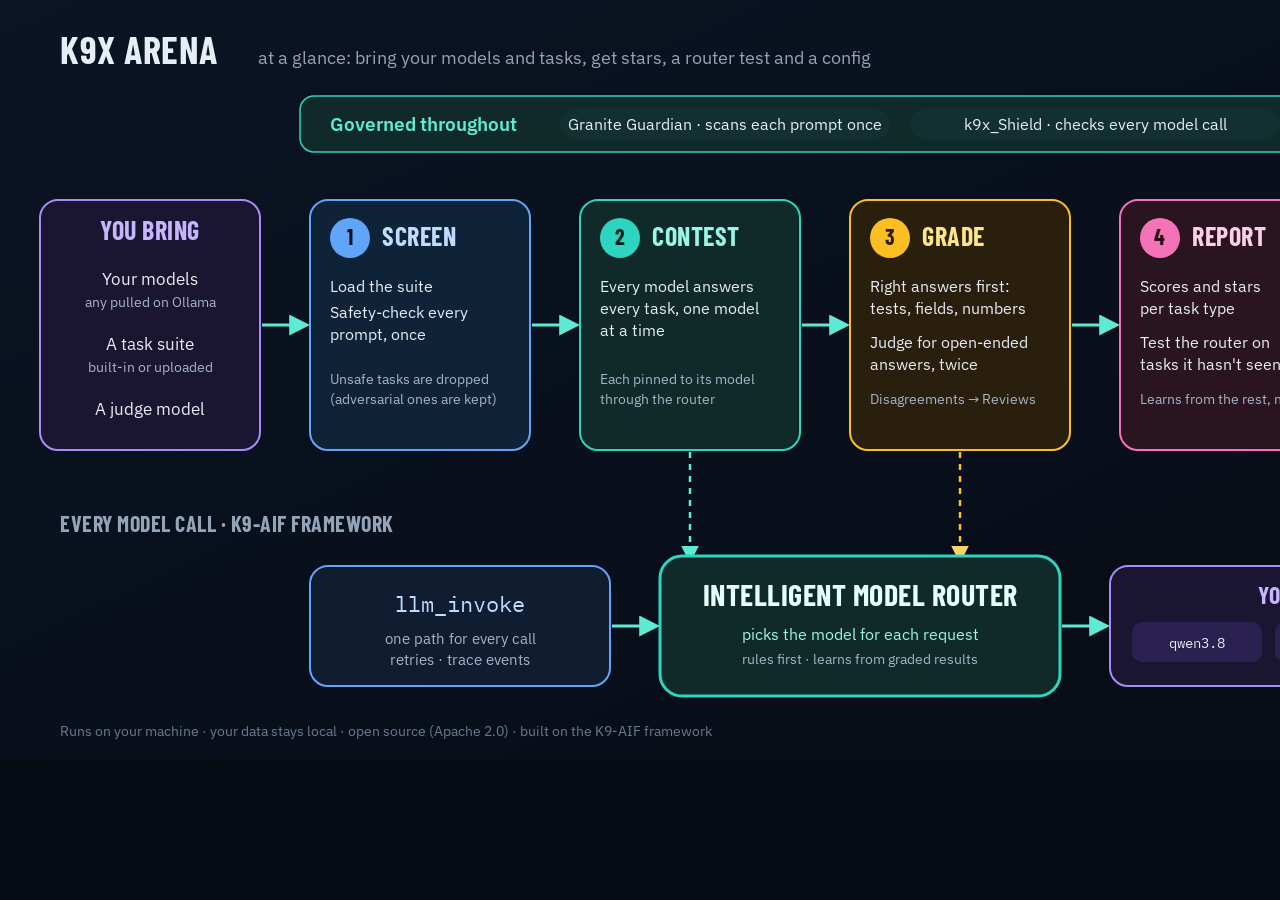
<file: docs/overview.html>
<!doctype html>
<html><head><meta charset="utf-8">
<link href="https://fonts.googleapis.com/css2?family=Barlow+Condensed:wght@600;700&family=IBM+Plex+Sans:wght@400;500;600&family=IBM+Plex+Mono:wght@500&display=swap" rel="stylesheet">
<style>
body{margin:0;background:#070b14}
svg text{font-family:'IBM Plex Sans',sans-serif}
.t{font-family:'Barlow Condensed',sans-serif;font-weight:700;letter-spacing:.5px}
.m{font-family:'IBM Plex Mono',monospace}
</style></head><body>
<svg id="d" width="1600" height="760" viewBox="0 0 1600 760" xmlns="http://www.w3.org/2000/svg">
  <defs>
    <marker id="ar" viewBox="0 0 10 10" refX="8" refY="5" markerWidth="7" markerHeight="7" orient="auto-start-reverse"><path d="M0,0 L10,5 L0,10 z" fill="#5eead4"/></marker>
    <marker id="aa" viewBox="0 0 10 10" refX="8" refY="5" markerWidth="7" markerHeight="7" orient="auto-start-reverse"><path d="M0,0 L10,5 L0,10 z" fill="#ffd166"/></marker>
    <linearGradient id="bg" x1="0" y1="0" x2="1" y2="1"><stop offset="0" stop-color="#0b1424"/><stop offset="1" stop-color="#070b14"/></linearGradient>
  </defs>
  <rect width="1600" height="760" fill="url(#bg)"/>

  <text x="60" y="64" class="t" font-size="38" fill="#e6edf5">K9X ARENA</text>
  <text x="258" y="64" font-size="18" fill="#93a3b8">at a glance: bring your models and tasks, get stars, a router test and a config</text>

  <!-- governance band -->
  <rect x="300" y="96" width="1000" height="56" rx="14" fill="#0f2a28" stroke="#2dd4bf" stroke-width="1.5"/>
  <text x="330" y="131" font-size="19" font-weight="600" fill="#5eead4">Governed throughout</text>
  <rect x="560" y="108" width="330" height="32" rx="16" fill="#12302f"/>
  <text x="725" y="130" font-size="16" fill="#e6edf5" text-anchor="middle">Granite Guardian · scans each prompt once</text>
  <rect x="910" y="108" width="370" height="32" rx="16" fill="#12302f"/>
  <text x="1095" y="130" font-size="16" fill="#e6edf5" text-anchor="middle">k9x_Shield · checks every model call</text>

  <!-- inputs -->
  <rect x="40" y="200" width="220" height="250" rx="18" fill="#1a1530" stroke="#a78bfa" stroke-width="2"/>
  <text x="150" y="240" class="t" font-size="26" fill="#c4b5fd" text-anchor="middle">YOU BRING</text>
  <text x="150" y="285" font-size="17" fill="#e6edf5" text-anchor="middle">Your models</text>
  <text x="150" y="307" font-size="14" fill="#a5b4c8" text-anchor="middle">any pulled on Ollama</text>
  <text x="150" y="350" font-size="17" fill="#e6edf5" text-anchor="middle">A task suite</text>
  <text x="150" y="372" font-size="14" fill="#a5b4c8" text-anchor="middle">built-in or uploaded</text>
  <text x="150" y="415" font-size="17" fill="#e6edf5" text-anchor="middle">A judge model</text>

  <!-- stages -->
  <g>
    <rect x="310" y="200" width="220" height="250" rx="18" fill="#0f2338" stroke="#60a5fa" stroke-width="2"/>
    <circle cx="350" cy="238" r="20" fill="#60a5fa"/><text x="350" y="245" class="t" font-size="22" fill="#08121f" text-anchor="middle">1</text>
    <text x="382" y="246" class="t" font-size="26" fill="#bfdbfe">SCREEN</text>
    <text x="330" y="292" font-size="15.5" fill="#e6edf5">Load the suite</text>
    <text x="330" y="318" font-size="15.5" fill="#e6edf5">Safety-check every</text>
    <text x="330" y="340" font-size="15.5" fill="#e6edf5">prompt, once</text>
    <text x="330" y="384" font-size="13.5" fill="#a5b4c8">Unsafe tasks are dropped</text>
    <text x="330" y="404" font-size="13.5" fill="#a5b4c8">(adversarial ones are kept)</text>
  </g>
  <g>
    <rect x="580" y="200" width="220" height="250" rx="18" fill="#0f2a28" stroke="#2dd4bf" stroke-width="2"/>
    <circle cx="620" cy="238" r="20" fill="#2dd4bf"/><text x="620" y="245" class="t" font-size="22" fill="#04221f" text-anchor="middle">2</text>
    <text x="652" y="246" class="t" font-size="26" fill="#99f6e4">CONTEST</text>
    <text x="600" y="292" font-size="15.5" fill="#e6edf5">Every model answers</text>
    <text x="600" y="314" font-size="15.5" fill="#e6edf5">every task, one model</text>
    <text x="600" y="336" font-size="15.5" fill="#e6edf5">at a time</text>
    <text x="600" y="384" font-size="13.5" fill="#a5b4c8">Each pinned to its model</text>
    <text x="600" y="404" font-size="13.5" fill="#a5b4c8">through the router</text>
  </g>
  <g>
    <rect x="850" y="200" width="220" height="250" rx="18" fill="#2a1f0c" stroke="#fbbf24" stroke-width="2"/>
    <circle cx="890" cy="238" r="20" fill="#fbbf24"/><text x="890" y="245" class="t" font-size="22" fill="#2a1f00" text-anchor="middle">3</text>
    <text x="922" y="246" class="t" font-size="26" fill="#fde68a">GRADE</text>
    <text x="870" y="292" font-size="15.5" fill="#e6edf5">Right answers first:</text>
    <text x="870" y="314" font-size="15.5" fill="#e6edf5">tests, fields, numbers</text>
    <text x="870" y="348" font-size="15.5" fill="#e6edf5">Judge for open-ended</text>
    <text x="870" y="370" font-size="15.5" fill="#e6edf5">answers, twice</text>
    <text x="870" y="404" font-size="13.5" fill="#a5b4c8">Disagreements → Reviews</text>
  </g>
  <g>
    <rect x="1120" y="200" width="220" height="250" rx="18" fill="#2a1420" stroke="#f472b6" stroke-width="2"/>
    <circle cx="1160" cy="238" r="20" fill="#f472b6"/><text x="1160" y="245" class="t" font-size="22" fill="#2a0715" text-anchor="middle">4</text>
    <text x="1192" y="246" class="t" font-size="26" fill="#fbcfe8">REPORT</text>
    <text x="1140" y="292" font-size="15.5" fill="#e6edf5">Scores and stars</text>
    <text x="1140" y="314" font-size="15.5" fill="#e6edf5">per task type</text>
    <text x="1140" y="348" font-size="15.5" fill="#e6edf5">Test the router on</text>
    <text x="1140" y="370" font-size="15.5" fill="#e6edf5">tasks it hasn't seen</text>
    <text x="1140" y="404" font-size="13.5" fill="#a5b4c8">Learns from the rest, no reruns</text>
  </g>

  <!-- outputs -->
  <rect x="1390" y="200" width="180" height="250" rx="18" fill="#2a2410" stroke="#ffd166" stroke-width="2"/>
  <text x="1480" y="240" class="t" font-size="26" fill="#ffd166" text-anchor="middle">YOU GET</text>
  <text x="1480" y="290" font-size="22" fill="#ffd166" text-anchor="middle" letter-spacing="2">★★★★☆</text>
  <text x="1480" y="315" font-size="15" fill="#e6edf5" text-anchor="middle">Star ratings</text>
  <text x="1480" y="360" font-size="15" fill="#e6edf5" text-anchor="middle">Router test</text>
  <text x="1480" y="400" font-size="15" fill="#e6edf5" text-anchor="middle">Recommended</text>
  <text x="1480" y="420" font-size="15" fill="#e6edf5" text-anchor="middle">router config</text>

  <!-- stage arrows -->
  <line x1="262" y1="325" x2="306" y2="325" stroke="#5eead4" stroke-width="3" marker-end="url(#ar)"/>
  <line x1="532" y1="325" x2="576" y2="325" stroke="#5eead4" stroke-width="3" marker-end="url(#ar)"/>
  <line x1="802" y1="325" x2="846" y2="325" stroke="#5eead4" stroke-width="3" marker-end="url(#ar)"/>
  <line x1="1072" y1="325" x2="1116" y2="325" stroke="#5eead4" stroke-width="3" marker-end="url(#ar)"/>
  <line x1="1342" y1="325" x2="1386" y2="325" stroke="#ffd166" stroke-width="3" marker-end="url(#aa)"/>

  <!-- framework path -->
  <text x="60" y="532" class="t" font-size="22" fill="#93a3b8" letter-spacing="1">EVERY MODEL CALL · K9-AIF FRAMEWORK</text>
  <line x1="690" y1="452" x2="690" y2="560" stroke="#5eead4" stroke-width="2.5" stroke-dasharray="6 6" marker-end="url(#ar)"/>
  <line x1="960" y1="452" x2="960" y2="560" stroke="#fbbf24" stroke-width="2.5" stroke-dasharray="6 6" marker-end="url(#aa)"/>

  <rect x="310" y="566" width="300" height="120" rx="18" fill="#101c30" stroke="#60a5fa" stroke-width="2"/>
  <text x="460" y="612" class="m" font-size="22" fill="#bfdbfe" text-anchor="middle">llm_invoke</text>
  <text x="460" y="644" font-size="14.5" fill="#a5b4c8" text-anchor="middle">one path for every call</text>
  <text x="460" y="665" font-size="14.5" fill="#a5b4c8" text-anchor="middle">retries · trace events</text>

  <rect x="660" y="556" width="400" height="140" rx="22" fill="#0f2a28" stroke="#2dd4bf" stroke-width="3"/>
  <text x="860" y="606" class="t" font-size="30" fill="#e6fffb" text-anchor="middle">INTELLIGENT MODEL ROUTER</text>
  <text x="860" y="640" font-size="15.5" fill="#99f6e4" text-anchor="middle">picks the model for each request</text>
  <text x="860" y="664" font-size="14" fill="#a5b4c8" text-anchor="middle">rules first · learns from graded results</text>

  <rect x="1110" y="566" width="460" height="120" rx="18" fill="#1a1530" stroke="#a78bfa" stroke-width="2"/>
  <text x="1340" y="604" class="t" font-size="24" fill="#c4b5fd" text-anchor="middle">YOUR OLLAMA GPU</text>
  <rect x="1132" y="622" width="130" height="40" rx="10" fill="#2a2150"/><text x="1197" y="648" class="m" font-size="14" fill="#e6edf5" text-anchor="middle">qwen3.8</text>
  <rect x="1275" y="622" width="130" height="40" rx="10" fill="#2a2150"/><text x="1340" y="648" class="m" font-size="14" fill="#e6edf5" text-anchor="middle">gemma4</text>
  <rect x="1418" y="622" width="130" height="40" rx="10" fill="#2a2150"/><text x="1483" y="648" class="m" font-size="14" fill="#e6edf5" text-anchor="middle">deepseek …</text>

  <line x1="612" y1="626" x2="656" y2="626" stroke="#5eead4" stroke-width="3" marker-end="url(#ar)"/>
  <line x1="1062" y1="626" x2="1106" y2="626" stroke="#5eead4" stroke-width="3" marker-end="url(#ar)"/>

  <text x="60" y="736" font-size="14" fill="#6b7a8f">Runs on your machine · your data stays local · open source (Apache 2.0) · built on the K9-AIF framework</text>
</svg>
</body></html>
</file>
